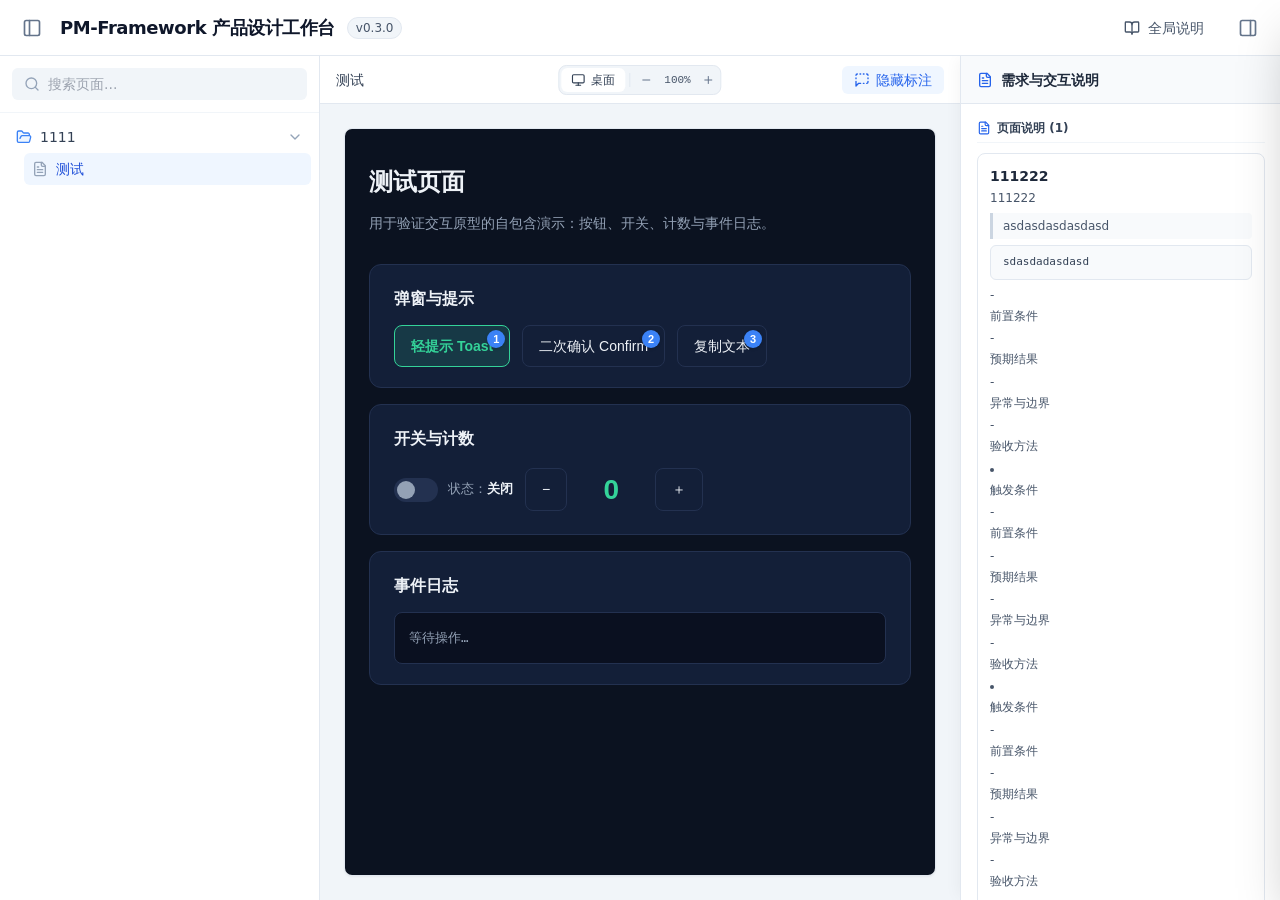
<file: index.html>
<!DOCTYPE html>
<html lang="zh-CN">
<head>
  <meta charset="UTF-8">
  <meta name="viewport" content="width=device-width, initial-scale=1.0">
  <title>原型交付预览</title>
  <script src="./framework/assets/vendor/tailwind.js"></script>
  <script src="./framework/assets/vendor/lucide.min.js"></script>
  <script src="./framework/assets/vendor/marked.min.js"></script>
  <script src="./framework/assets/vendor/purify.min.js"></script>
  <link rel="stylesheet" href="./framework/assets/styles/main.css">
</head>
<body class="bg-slate-50 text-slate-900 font-sans antialiased h-screen flex flex-col overflow-hidden">

  <!-- 顶部导航栏 -->
  <header class="bg-white border-b border-slate-200 h-14 flex items-center px-4 shrink-0 z-30 relative">
    <div class="flex items-center gap-3 absolute left-4">
      <button id="toggle-sidebar-btn" class="p-1.5 text-slate-500 hover:text-slate-800 hover:bg-slate-100 rounded-md transition-colors" title="切换侧边栏">
        <i data-lucide="panel-left" class="w-5 h-5"></i>
      </button>
      <h1 class="font-semibold text-lg tracking-tight" id="project-title-display"></h1>
      <span class="bg-slate-100 text-slate-600 text-xs font-medium px-2 py-0.5 rounded-full border border-slate-200" id="project-version-display"></span>
    </div>
    <div class="flex items-center gap-2 absolute right-4">
      <button id="global-req-btn" class="flex items-center gap-2 text-sm text-slate-600 hover:text-blue-600 font-medium px-3 py-1.5 rounded-md hover:bg-blue-50 transition-colors">
        <i data-lucide="book-open" class="w-4 h-4"></i>
        全局说明
      </button>
      <button id="toggle-prd-btn" class="p-1.5 text-slate-500 hover:text-slate-800 hover:bg-slate-100 rounded-md transition-colors ml-2" title="切换需求说明">
        <i data-lucide="panel-right" class="w-5 h-5"></i>
      </button>
    </div>
  </header>

  <div class="flex flex-1 overflow-hidden relative">
    <!-- 左侧目录树 -->
    <aside id="sidebar" class="w-80 bg-white border-r border-slate-200 flex flex-col shrink-0 transition-all duration-300 relative z-20">
      <div class="p-3 border-b border-slate-100">
        <div class="relative" id="search-container">
          <i data-lucide="search" class="w-4 h-4 absolute left-3 top-1/2 -translate-y-1/2 text-slate-400"></i>
          <input type="text" placeholder="搜索页面..." class="w-full pl-9 pr-3 py-1.5 bg-slate-100 border-transparent rounded-md text-sm focus:bg-white focus:border-blue-500 focus:ring-2 focus:ring-blue-200 transition-all outline-none">
        </div>
      </div>
      <div class="flex-1 overflow-y-auto p-2" id="nav-tree"></div>
    </aside>

    <!-- 中间主内容区 -->
    <main class="flex-1 relative bg-slate-100 flex flex-col">
      <div class="h-12 bg-white border-b border-slate-200 flex items-center justify-between px-4 shrink-0 relative">
        <div class="flex items-center gap-2 min-w-0 max-w-[48%]">
          <div class="text-sm font-medium text-slate-700 truncate" id="current-page-title"></div>
        </div>

        <div class="absolute left-1/2 -translate-x-1/2 flex items-center bg-slate-100 p-0.5 rounded-lg border border-slate-200 text-xs shadow-xs" id="viewport-switcher">
          <button class="viewport-btn active px-2.5 py-1 rounded-md text-slate-700 bg-white shadow-xs font-medium flex items-center gap-1.5 transition-all" data-viewport="desktop" title="自适应宽度 (PC 桌面)">
            <i data-lucide="monitor" class="w-3.5 h-3.5"></i><span class="hidden sm:inline">桌面</span>
          </button>
          <button class="viewport-btn px-2.5 py-1 rounded-md text-slate-500 hover:text-slate-700 font-medium flex items-center gap-1.5 transition-all" data-viewport="tablet" title="平板模式 (768px)">
            <i data-lucide="tablet" class="w-3.5 h-3.5"></i><span class="hidden sm:inline">平板</span>
          </button>
          <button class="viewport-btn px-2.5 py-1 rounded-md text-slate-500 hover:text-slate-700 font-medium flex items-center gap-1.5 transition-all" data-viewport="mobile" title="手机模式 (375px)">
            <i data-lucide="smartphone" class="w-3.5 h-3.5"></i><span class="hidden sm:inline">手机</span>
          </button>
          <div class="h-3.5 w-px bg-slate-200 mx-1"></div>
          <div class="flex items-center gap-0.5 pl-0.5" id="zoom-controls">
            <button id="zoom-out-btn" class="p-1 rounded text-slate-500 hover:text-slate-800 hover:bg-slate-200/60 transition-colors" title="缩小视口"><i data-lucide="minus" class="w-3 h-3"></i></button>
            <button id="zoom-value-btn" class="px-1.5 py-0.5 rounded text-[11px] font-mono font-medium text-slate-600 hover:text-blue-600 hover:bg-blue-50 transition-colors" title="点击在 自适应(Fit) 与 100% 之间切换">100%</button>
            <button id="zoom-in-btn" class="p-1 rounded text-slate-500 hover:text-slate-800 hover:bg-slate-200/60 transition-colors" title="放大视口"><i data-lucide="plus" class="w-3 h-3"></i></button>
          </div>
        </div>

        <div class="flex items-center gap-2">
          <button id="toggle-annotation-btn" class="flex items-center gap-1.5 text-sm text-blue-600 font-medium px-3 py-1 bg-blue-50 rounded-md hover:bg-slate-200 transition-colors">
            <i data-lucide="message-square-dashed" class="w-4 h-4"></i><span>隐藏标注</span>
          </button>
        </div>
      </div>

      <div class="flex-1 relative overflow-auto p-6 flex justify-center items-start" id="canvas-wrapper">
        <div class="bg-white w-full h-full rounded-lg shadow-sm border border-slate-200 relative overflow-hidden flex flex-col transition-all duration-200" id="prototype-container">
          <div id="mobile-statusbar" class="absolute top-2 left-6 right-6 h-5 flex items-center justify-between text-[11px] font-semibold text-slate-900/80 z-30 pointer-events-none hidden font-mono select-none">
            <span>09:41</span>
            <div class="flex items-center gap-1.5"><i data-lucide="wifi" class="w-3 h-3"></i><i data-lucide="battery-medium" class="w-3.5 h-3.5"></i></div>
          </div>
          <div id="mobile-notch" class="absolute top-2.5 left-1/2 -translate-x-1/2 h-5 w-24 bg-black rounded-full flex items-center justify-between px-2.5 z-30 pointer-events-none hidden shadow-xs">
            <span class="w-2.5 h-2.5 rounded-full bg-slate-900 border border-slate-800/80"></span>
            <span class="w-2 h-2 rounded-full bg-slate-900/90"></span>
          </div>
          <div id="mobile-homebar" class="absolute bottom-2 left-1/2 -translate-x-1/2 w-32 h-1 bg-slate-400/60 rounded-full z-30 pointer-events-none hidden"></div>

          <div id="empty-state" class="absolute inset-0 flex flex-col items-center justify-center bg-slate-50 text-slate-400 z-10">
            <i data-lucide="layout-template" class="w-16 h-16 mb-4 opacity-50"></i>
            <p class="text-sm font-medium">当前项目为空</p>
            <p class="text-xs mt-1">暂无已交付页面</p>
          </div>

          <iframe id="prototype-frame" src="about:blank" class="flex-1 w-full border-0 bg-white relative z-20 hidden" allow="clipboard-write"></iframe>
        </div>
      </div>
    </main>

    <!-- 右侧需求面板 -->
    <aside class="w-80 bg-white border-l border-slate-200 flex flex-col shrink-0 shadow-[-4px_0_15px_-3px_rgba(0,0,0,0.05)] z-10 transition-all duration-300 relative" id="prd-panel">
      <div class="h-12 border-b border-slate-200 flex items-center justify-between px-4 shrink-0 bg-slate-50 w-80 whitespace-nowrap">
        <h2 class="font-semibold text-sm text-slate-800 flex items-center gap-2">
          <i data-lucide="file-text" class="w-4 h-4 text-blue-600"></i>需求与交互说明
        </h2>
      </div>
      <div class="flex-1 overflow-y-auto p-4 w-80" id="prd-scroll-container">
        <div id="page-rules-container" class="space-y-2.5 hidden" hidden></div>
        <div id="interactive-annotations-section" class="space-y-3">
          <div class="flex items-center justify-between pb-1.5 border-b border-slate-100" id="walkthrough-bar">
            <span class="text-xs font-semibold text-slate-700 flex items-center gap-1.5">
              <i data-lucide="mouse-pointer-click" class="w-3.5 h-3.5 text-blue-600"></i><span id="anno-section-title">交互标注</span>
            </span>
            <button id="toggle-show-all-btn" class="flex items-center gap-1 text-[11px] text-slate-500 hover:text-blue-600 font-medium px-2 py-0.5 rounded hover:bg-slate-100 transition-colors" title="显示/隐藏全部标注高亮">
              <i data-lucide="highlighter" class="w-3 h-3"></i><span>全部高亮</span>
            </button>
          </div>
          <div class="space-y-3" id="annotation-list">
            <div class="text-center text-slate-400 text-sm mt-8" id="annotation-empty-hint">
              <i data-lucide="mouse-pointer-click" class="w-8 h-8 mx-auto mb-2 opacity-50"></i>
              点击原型中的标注徽章，或点「全部高亮」总览
            </div>
          </div>
        </div>
      </div>
    </aside>
  </div>

  <!-- 全局说明抽屉（只读） -->
  <div id="global-req-drawer" class="fixed inset-y-0 right-0 w-[600px] bg-white shadow-2xl border-l border-slate-200 transform translate-x-full transition-transform duration-300 ease-in-out z-50 flex flex-col">
    <div class="h-14 border-b border-slate-200 flex items-center justify-between px-6 bg-slate-50">
      <h2 class="font-semibold text-slate-800">全局需求说明 (PRD)</h2>
      <button id="close-req-drawer" class="text-slate-400 hover:text-slate-700 transition-colors p-1"><i data-lucide="x" class="w-5 h-5"></i></button>
    </div>
    <div class="flex-1 overflow-hidden relative">
      <div id="global-req-preview" class="w-full h-full p-6 bg-white max-w-none overflow-y-auto"></div>
    </div>
  </div>
  <div id="drawer-overlay" class="fixed inset-0 bg-slate-900/20 backdrop-blur-sm z-40 hidden opacity-0 transition-opacity duration-300"></div>

  <script src="./workspace/data/project-data.js"></script>
  <script src="./framework/shell/viewer.js"></script>
  <script>lucide.createIcons();</script>
</body>
</html>
</file>
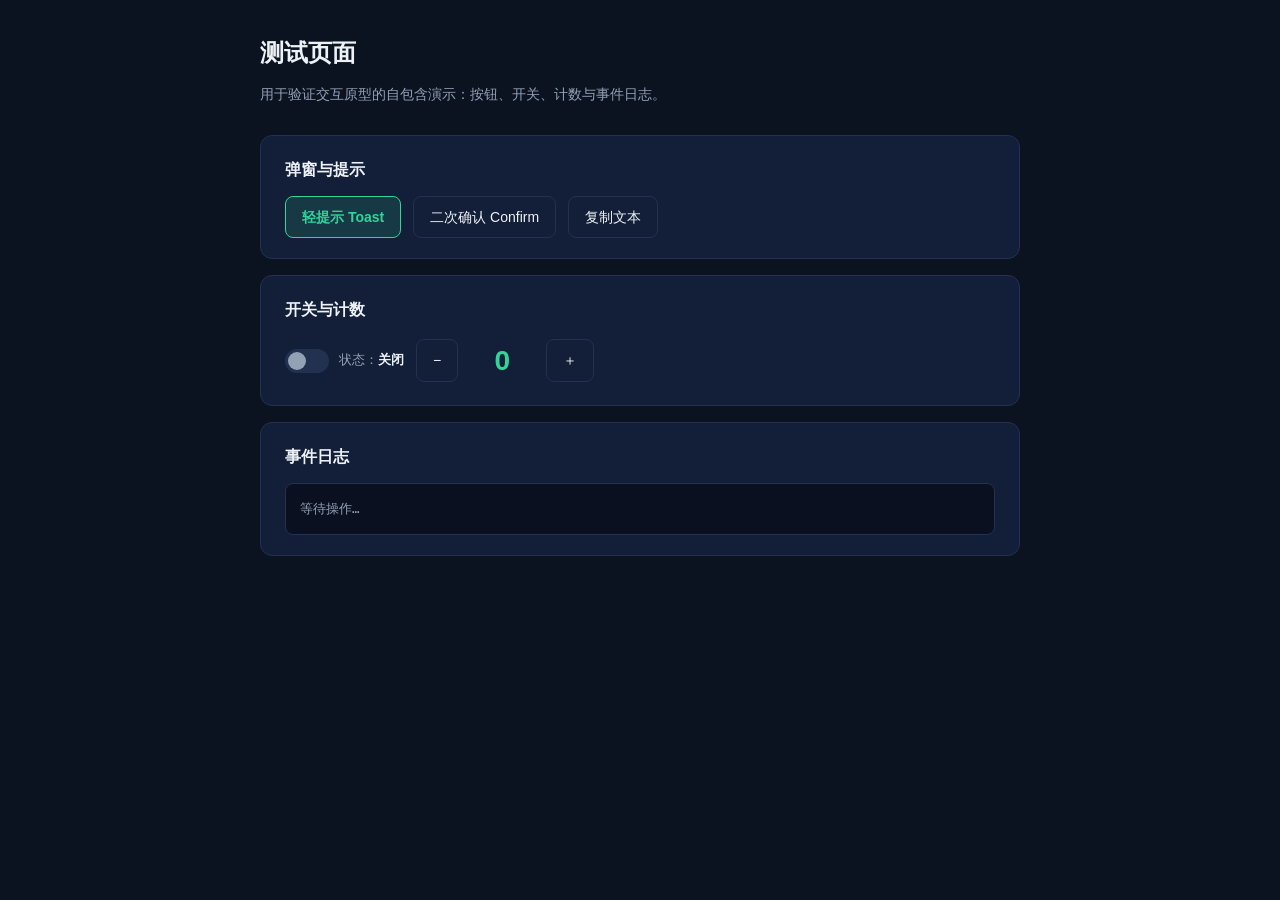
<file: workspace/pages/测试.html>
<!-- PM-Framework 版本存档 v1.0.2 · 由工作台生成，勿手改 -->
<!DOCTYPE html>
<html lang="zh-CN">
<head>
  <meta charset="UTF-8">
  <meta name="viewport" content="width=device-width, initial-scale=1.0">
  <title>测试</title>
  <style>
    :root{
      --bg:#0b1220; --card:#131f38; --line:#233150; --fg:#eef2f7; --muted:#93a1b5;
      --accent:#34d399; --accent-dim:rgba(52,211,153,.14); --blue:#60a5fa; --amber:#fbbf24; --red:#f87171;
    }
    *{box-sizing:border-box}
    body{margin:0;padding:32px 24px;background:var(--bg);color:var(--fg);
      font-family:-apple-system,BlinkMacSystemFont,"Segoe UI",Roboto,"Helvetica Neue",Arial,sans-serif;
      font-size:16px;line-height:1.75}
    .wrap{max-width:760px;margin:0 auto}
    h1{font-size:24px;margin:0 0 8px}
    .sub{color:var(--muted);font-size:14px;margin:0 0 28px}
    .card{background:var(--card);border:1px solid var(--line);border-radius:12px;padding:20px 24px;margin-bottom:16px}
    .card h2{font-size:16px;margin:0 0 12px}
    .row{display:flex;gap:12px;flex-wrap:wrap;align-items:center}
    button{appearance:none;border:1px solid var(--line);background:transparent;color:var(--fg);
      font:inherit;font-size:14px;padding:8px 16px;border-radius:8px;cursor:pointer;transition:.15s}
    button:hover{border-color:var(--accent);color:var(--accent)}
    button.primary{background:var(--accent-dim);border-color:var(--accent);color:var(--accent);font-weight:600}
    button.danger:hover{border-color:var(--red);color:var(--red)}
    .counter{font-size:28px;font-weight:700;min-width:64px;text-align:center;color:var(--accent)}
    .toggle{display:flex;align-items:center;gap:10px;cursor:pointer;user-select:none}
    .track{width:44px;height:24px;border-radius:12px;background:var(--line);position:relative;transition:.2s}
    .track::after{content:"";position:absolute;top:3px;left:3px;width:18px;height:18px;border-radius:50%;
      background:var(--muted);transition:.2s}
    .toggle.on .track{background:var(--accent-dim);border:1px solid var(--accent)}
    .toggle.on .track::after{left:21px;background:var(--accent)}
    .state{font-size:13px;color:var(--muted)}
    .state b{color:var(--fg)}
    .log{font-family:ui-monospace,SFMono-Regular,Menlo,monospace;font-size:12.5px;color:var(--muted);
      background:#0a1020;border:1px solid var(--line);border-radius:8px;padding:12px 14px;max-height:160px;overflow:auto}
    .log div{padding:2px 0;border-bottom:1px dashed #1a2740}
    .log div:last-child{border-bottom:none}
    .log .t{color:var(--blue)}
  </style>
</head>
<body>
  <div class="wrap">
    <h1>测试页面</h1>
    <p class="sub">用于验证交互原型的自包含演示：按钮、开关、计数与事件日志。</p>

    <div class="card">
      <h2>弹窗与提示</h2>
      <div class="row">
        <button class="primary" id="btn-toast" data-prd-id="prd-muodmuhs-hnd1q">轻提示 Toast</button>
        <button class="danger" id="btn-confirm" data-prd-id="prd-muobzs46-jcc2f">二次确认 Confirm</button>
        <button id="btn-copy" data-prd-id="prd-muocp0xs-zwu0s">复制文本</button>
      </div>
    </div>

    <div class="card">
      <h2>开关与计数</h2>
      <div class="row">
        <div class="toggle" id="toggle" role="switch" aria-checked="false" tabindex="0">
          <div class="track"></div>
          <span class="state">状态：<b id="toggle-state">关闭</b></span>
        </div>
        <button id="btn-minus">−</button>
        <span class="counter" id="counter">0</span>
        <button id="btn-plus">＋</button>
      </div>
    </div>

    <div class="card">
      <h2>事件日志</h2>
      <div class="log" id="log"><div>等待操作…</div></div>
    </div>
  </div>

  <script src="../../framework/assets/scripts/page-bridge.js"></script>
  <script>
    (function () {
      var log = document.getElementById('log');
      function appendLog(msg) {
        var t = new Date().toLocaleTimeString('zh-CN', { hour12: false });
        var item = document.createElement('div');
        item.innerHTML = '<span class="t">[' + t + ']</span> ' + msg;
        if (log.firstChild && log.firstChild.textContent === '等待操作…') log.innerHTML = '';
        log.prepend(item);
      }

      document.getElementById('btn-toast').addEventListener('click', function () {
        window.parent && window.parent.showToast && window.parent.showToast('保存成功', 'success');
        appendLog('触发轻提示 Toast');
      });

      document.getElementById('btn-confirm').addEventListener('click', function () {
        window.parent && window.parent.showConfirm && window.parent.showConfirm(
          '确认删除', '确定要删除这条测试记录吗？',
          function () { appendLog('确认弹窗 → 点击了「确定」'); },
          '确定', 'danger'
        );
        appendLog('弹出二次确认');
      });

      document.getElementById('btn-copy').addEventListener('click', function () {
        window.parent && window.parent.copyText && window.parent.copyText('PM-Framework 测试页面 ' + Date.now());
        appendLog('文本已复制到剪贴板');
      });

      var toggle = document.getElementById('toggle');
      var toggleState = document.getElementById('toggle-state');
      function flip() {
        var on = toggle.classList.toggle('on');
        toggle.setAttribute('aria-checked', on ? 'true' : 'false');
        toggleState.textContent = on ? '开启' : '关闭';
        appendLog('开关切换为 ' + (on ? '开启' : '关闭'));
      }
      toggle.addEventListener('click', flip);
      toggle.addEventListener('keydown', function (e) {
        if (e.key === 'Enter' || e.key === ' ') { e.preventDefault(); flip(); }
      });

      var n = 0, counter = document.getElementById('counter');
      document.getElementById('btn-plus').addEventListener('click', function () {
        counter.textContent = ++n; appendLog('计数 +1 → ' + n);
      });
      document.getElementById('btn-minus').addEventListener('click', function () {
        counter.textContent = --n; appendLog('计数 -1 → ' + n);
      });
    })();
  </script>
</body>
</html>
</file>
<file: framework/assets/styles/main.css>
/* main.css */
/* Tailwind 由 assets/vendor/tailwind.js 以浏览器 JIT 方式在运行时生成，
   本项目没有 PostCSS 构建步骤，故不保留不会被处理的 @tailwind 指令。 */

@layer utilities {
  .scrollbar-hide::-webkit-scrollbar {
    display: none;
  }
  .scrollbar-hide {
    -ms-overflow-style: none;
    scrollbar-width: none;
  }
}

/* 标注视觉（徽章 / 高亮 / 脉冲 / Inspector 悬浮）已全部迁移至 page-bridge.js 注入的
   元素态 CSS（声明式锚定，iframe 内唯一样式来源），本文件不再维护镜像副本。 */

/* PRD 卡片联动高亮样式 */
.prd-card.active-highlight {
  border-color: #60a5fa !important;
  box-shadow: 0 4px 6px -1px rgba(0, 0, 0, 0.1), 0 2px 4px -1px rgba(0, 0, 0, 0.06) !important;
  background-color: #f8fafc;
}
.prd-card.active-highlight > .absolute {
  opacity: 1 !important; /* 显示左侧蓝色装饰条 */
}

/* 走查导览：当前定位到的卡片 */
.prd-card.walkthrough-active {
  border-color: #3b82f6 !important;
  box-shadow: 0 0 0 3px rgba(59, 130, 246, 0.15) !important;
  background-color: #eff6ff;
}
.prd-card.walkthrough-active > .absolute {
  opacity: 1 !important;
}

/* 覆盖 Markdown 在卡片中生成的标签样式，保持紧凑并统一字号 (0.75rem / 12px) */
.prd-desc-content,
.prd-desc-content p,
.prd-desc-content li {
  font-size: 0.75rem;
  line-height: 1.5;
}
.prd-desc-content p {
  margin-top: 0.25em;
  margin-bottom: 0.25em;
}
.prd-desc-content ul {
  margin-top: 0.25em;
  margin-bottom: 0.25em;
  padding-left: 1.2em;
  list-style-type: disc;
}
.prd-desc-content ol {
  margin-top: 0.25em;
  margin-bottom: 0.25em;
  padding-left: 1.2em;
  list-style-type: decimal;
}
.prd-desc-content strong {
  font-weight: 600;
  color: #334155;
}
.prd-desc-content pre {
  background: #f8fafc;
  border: 1px solid #e2e8f0;
  border-radius: 6px;
  padding: 8px 12px;
  margin: 6px 0;
  overflow-x: auto;
  font-family: ui-monospace, SFMono-Regular, Menlo, Monaco, Consolas, monospace;
  font-size: 11px;
  line-height: 1.5;
  color: #334155;
  white-space: pre;
}
.prd-desc-content code {
  font-family: ui-monospace, SFMono-Regular, Menlo, Monaco, Consolas, monospace;
  font-size: 11px;
}
.prd-desc-content p code {
  background: #f1f5f9;
  padding: 1px 4px;
  border-radius: 3px;
  color: #0f172a;
}
.prd-desc-content blockquote {
  border-left: 3px solid #cbd5e1;
  padding: 4px 10px;
  margin: 6px 0;
  background-color: #f8fafc;
  color: #475569;
  border-radius: 0 4px 4px 0;
}
.prd-desc-content blockquote p {
  margin: 0.25em 0;
  color: inherit;
}
.prd-desc-content blockquote p:first-child {
  margin-top: 0;
}
.prd-desc-content blockquote p:last-child {
  margin-bottom: 0;
}

/* 工作台自绘导航节点的基础样式（不依赖 Tailwind 运行时生成，保证动态节点稳定） */
.nav-folder-header {
  color: #334155; /* slate-700 */
}
.nav-folder-header:hover {
  background-color: #f8fafc; /* slate-50 */
}
.nav-item {
  color: #475569; /* slate-600 */
}
.nav-item:hover {
  background-color: #f8fafc; /* slate-50 */
}
.nav-item.active-node {
  background-color: #eff6ff !important; /* blue-50 */
  color: #1d4ed8 !important; /* blue-700 */
  font-weight: 500 !important;
}
.nav-item.active-node i {
  color: #2563eb !important; /* blue-600 */
}

/* 隐藏编辑视图下的按钮，除非在 edit 模式 */
#nav-tree:not(.is-edit-view) .nav-edit-btn,
#nav-tree:not(.is-edit-view) .nav-add-btn,
#nav-tree:not(.is-edit-view) .nav-delete-btn,
body:not(.is-edit-view) .is-edit-show,
body:not(.is-edit-view) .prd-edit-btn,
body:not(.is-edit-view) .prd-delete-btn,
body:not(.is-edit-view) .rule-edit-btn,
body:not(.is-edit-view) .rule-delete-btn,
#annotation-list:not(.is-edit-view) .prd-edit-btn,
#annotation-list:not(.is-edit-view) .prd-delete-btn,
#annotation-list:not(.is-edit-view) .rule-edit-btn,
#annotation-list:not(.is-edit-view) .rule-delete-btn,
#prd-panel:not(.is-edit-view) .rule-edit-btn,
#prd-panel:not(.is-edit-view) .rule-delete-btn,
#prd-panel:not(.is-edit-view) .prd-edit-btn,
#prd-panel:not(.is-edit-view) .prd-delete-btn,
#page-rules-container:not(.is-edit-view) .rule-edit-btn,
#page-rules-container:not(.is-edit-view) .rule-delete-btn,
body:not(.is-edit-view) #project-edit-btn,
body:not(.is-edit-view) #nav-global-add-btn {
  display: none !important;
}

/* 项目菜单 / 演示横幅：仅编辑态可用 */
#project-menu { min-width: 15rem; }
body:not(.is-edit-view) #project-menu-btn,
body:not(.is-edit-view) #project-menu,
body.is-delivery-mode #project-menu-btn,
body.is-delivery-mode #project-menu,
body.is-delivery-mode #pmfw-demo-banner,
body.is-delivery-mode #version-switcher,
body.is-delivery-mode #pmfw-version-ribbon {
  display: none !important;
}

/* 版本菜单项 */
.version-item { display: flex; align-items: center; justify-content: space-between; gap: 8px; width: 100%; text-align: left; padding: 8px 12px; font-size: 13px; color: #334155; background: none; border: 0; cursor: pointer; }
.version-item:hover { background: #f8fafc; }
.version-item.active { background: #eff6ff; }
.version-item .ver { font-weight: 600; }
.version-item .meta { font-size: 11px; color: #94a3b8; }

/* 版本视图只读：隐藏一切写操作 */
body.is-readonly-version #nav-global-add-btn,
body.is-readonly-version .nav-edit-btn,
body.is-readonly-version .nav-add-btn,
body.is-readonly-version .nav-delete-btn,
body.is-readonly-version .prd-edit-btn,
body.is-readonly-version .prd-delete-btn,
body.is-readonly-version .rule-edit-btn,
body.is-readonly-version .rule-delete-btn,
body.is-readonly-version #add-page-rule-btn,
body.is-readonly-version #project-edit-btn,
body.is-readonly-version #prompt-cart-fab,
body.is-readonly-version .view-switch-btn[data-view="edit"] {
  display: none !important;
}

/* 交付模式下彻底隐藏所有可能暴露框架状态的非内容控件 */
body.is-delivery-mode #project-edit-btn,
body.is-delivery-mode .nav-edit-btn,
body.is-delivery-mode .nav-add-btn,
body.is-delivery-mode .nav-delete-btn,
body.is-delivery-mode .prd-edit-btn,
body.is-delivery-mode .prd-delete-btn,
body.is-delivery-mode .rule-edit-btn,
body.is-delivery-mode .rule-delete-btn,
body.is-delivery-mode #edit-global-req-btn {
  display: none !important;
}

/* 页面说明容器仅在展开展示时向下撑开间距，隐藏时零间隙不产生顶白 */
#page-rules-container:not(.hidden) {
  margin-bottom: 1rem;
}

/* ============================================
 * 全局说明文档（OverviewContent）渲染样式
 * 适用 #global-req-preview 内的 Markdown 渲染结果
 * 原样式来自 docs/overview.html 的自包含 <style>，方案 C 重构后迁入此处
 * 中性文档排版色板（slate 灰色系），与 DESIGN.md/page-design.md 均无同步关系
 * ============================================ */
#global-req-preview {
  font-family: -apple-system, BlinkMacSystemFont, "Segoe UI", Roboto, "Helvetica Neue", Arial, sans-serif;
  line-height: 1.6;
  color: #334155;
}
#global-req-preview h1,
#global-req-preview h2,
#global-req-preview h3 {
  color: #0f172a;
  margin-top: 1em;
  margin-bottom: 0.5em;
}
#global-req-preview h1 { font-size: 1.5em; }
#global-req-preview h2 { font-size: 1.25em; }
#global-req-preview h3 { font-size: 1.1em; }
#global-req-preview p { margin: 0.5em 0; }
#global-req-preview ul,
#global-req-preview ol { padding-left: 1.5em; margin: 0.5em 0; }
#global-req-preview ul { list-style: disc; }
#global-req-preview ol { list-style: decimal; }
#global-req-preview li { margin: 0.2em 0; display: list-item; }
#global-req-preview code {
  background: #f1f5f9;
  padding: 0.1em 0.3em;
  border-radius: 3px;
  font-size: 0.9em;
  font-family: ui-monospace, SFMono-Regular, Menlo, Consolas, monospace;
}
#global-req-preview pre {
  background: #f1f5f9;
  padding: 0.75em;
  border-radius: 6px;
  overflow-x: auto;
  margin: 0.5em 0;
}
#global-req-preview pre code {
  background: none;
  padding: 0;
}
#global-req-preview table {
  border-collapse: collapse;
  margin: 0.5em 0;
}
#global-req-preview th,
#global-req-preview td {
  border: 1px solid #e2e8f0;
  padding: 0.4em 0.7em;
}
#global-req-preview blockquote {
  border-left: 3px solid #cbd5e1;
  padding-left: 1em;
  color: #64748b;
  margin: 0.5em 0;
}
#global-req-preview a {
  color: #2563eb;
  text-decoration: underline;
}
#global-req-preview hr {
  border: none;
  border-top: 1px solid #e2e8f0;
  margin: 1em 0;
}

/* ============================================
 * 3.1.1 视口缩放引擎与 3.1.2 移动端拟物真机容器
 * ============================================ */
#prototype-container {
  transform-origin: top center;
  transition: transform 0.15s ease-out, border-radius 0.2s ease, box-shadow 0.2s ease, border-color 0.2s ease;
}

/* 手机模式：iPhone 拟物真机外壳 (超椭圆圆角 + 深空黑金属边框 + 沉浸式投影) */
#prototype-container.mobile-device-frame {
  width: 375px !important;
  height: 812px !important;
  min-height: 812px !important;
  max-height: 812px !important;
  border-radius: 44px !important;
  border: 10px solid #0f172a !important;
  box-shadow: 0 25px 60px -15px rgba(0, 0, 0, 0.35), 0 0 0 1px rgba(255, 255, 255, 0.1) inset !important;
  background-color: #0f172a !important;
  flex-shrink: 0 !important;
}

#prototype-container.mobile-device-frame #prototype-frame {
  border-radius: 34px !important;
  overflow: hidden !important;
}

/* 平板模式：微拟物圆角与悬浮质感 */
#prototype-container.tablet-device-frame {
  width: 768px !important;
  height: 100% !important;
  border-radius: 16px !important;
  box-shadow: 0 10px 25px -5px rgba(0, 0, 0, 0.1), 0 8px 10px -6px rgba(0, 0, 0, 0.05) !important;
  flex-shrink: 0 !important;
}
</file>
